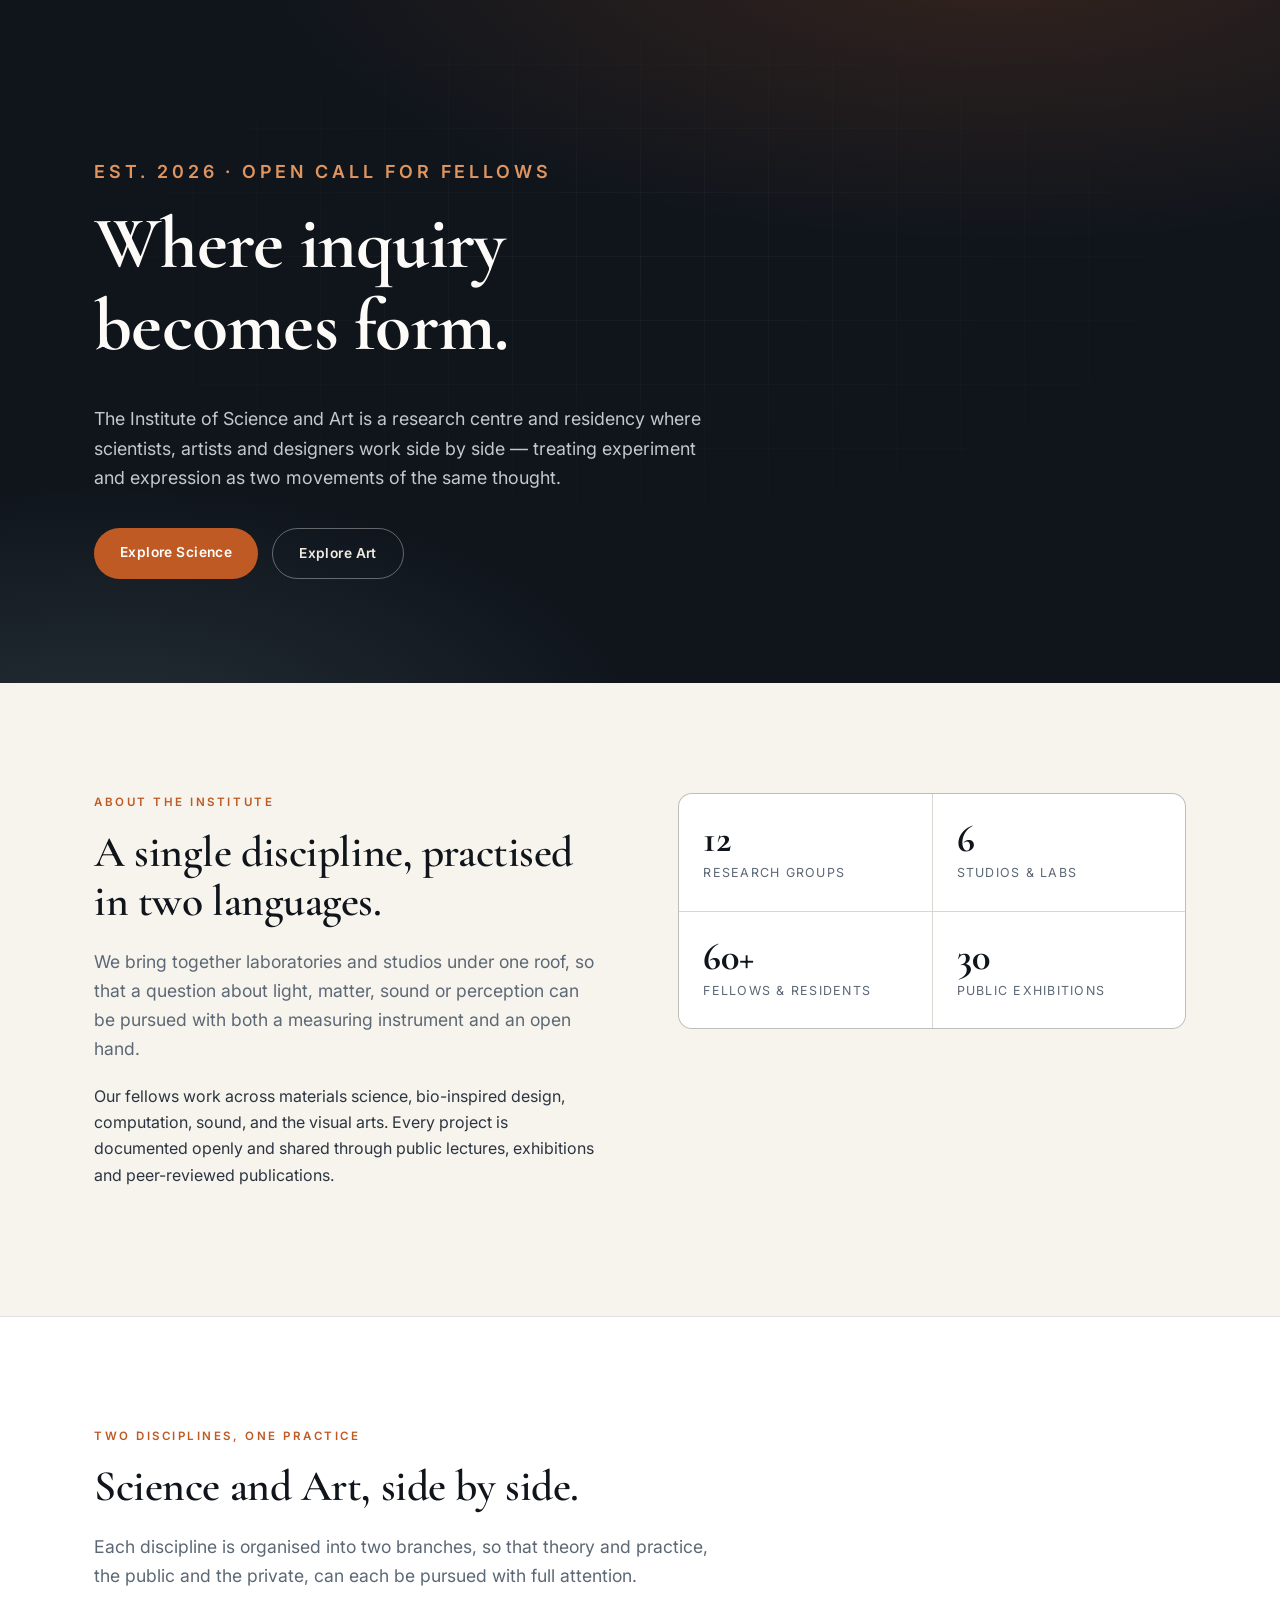
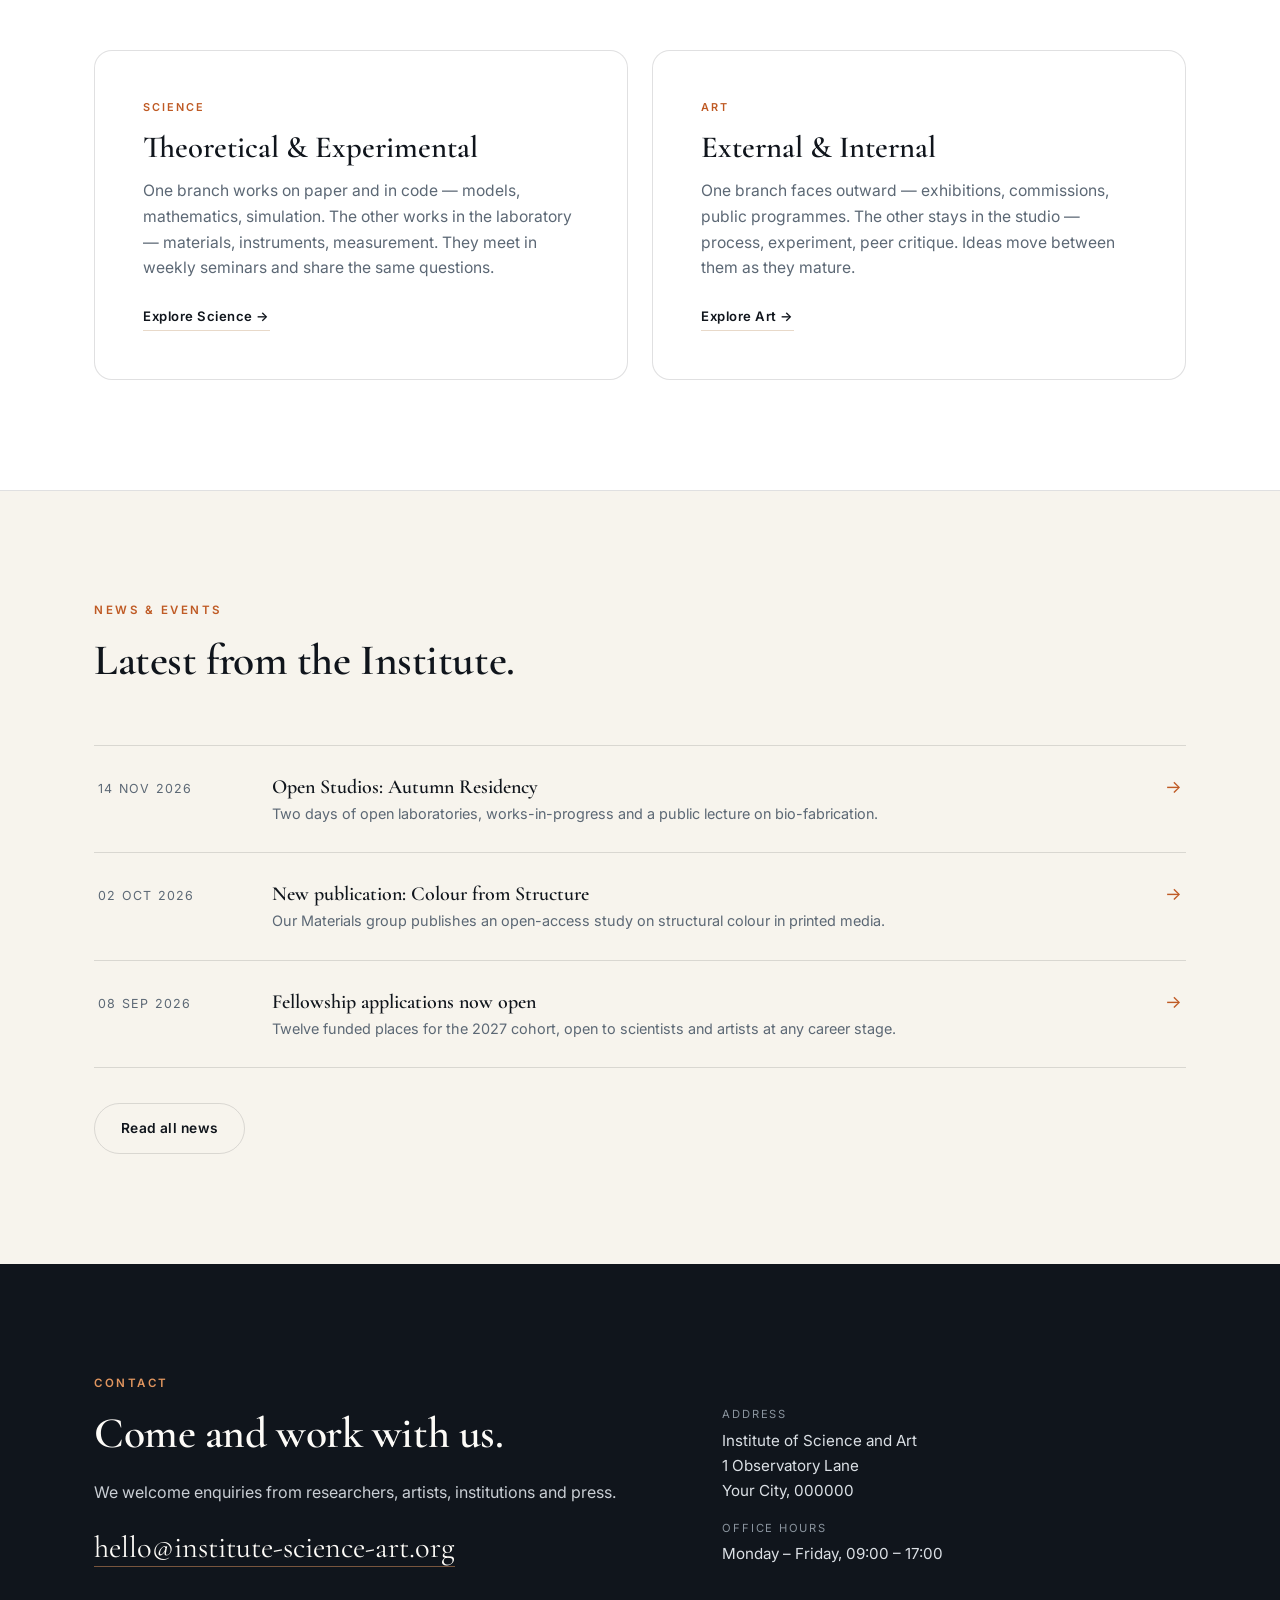
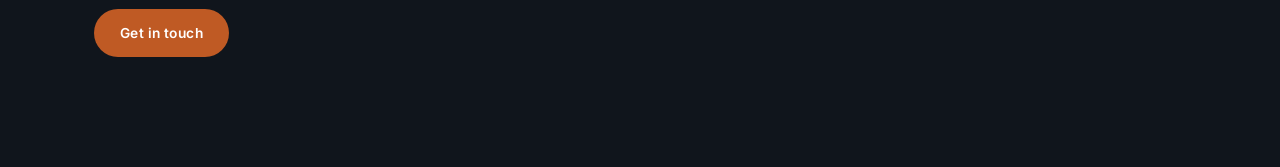
<file: index.html>
<!-- index.html -->
<!DOCTYPE html>
<html lang="en">
<head>
<meta charset="UTF-8">
<meta name="viewport" content="width=device-width, initial-scale=1.0">
<title>Institute of Science and Art</title>
<meta name="description" content="The Institute of Science and Art is a research centre and residency where scientific inquiry and artistic practice are pursued as one discipline.">
<meta name="theme-color" content="#10151c">
<link rel="preconnect" href="https://fonts.googleapis.com">
<link rel="preconnect" href="https://fonts.gstatic.com" crossorigin>
<link href="https://fonts.googleapis.com/css2?family=Cormorant+Garamond:wght@400;600;700&family=Inter:wght@300;400;500;600&display=swap" rel="stylesheet">
<link rel="stylesheet" href="style.css">
</head>
<body>

<div id="site-header"></div>

<div class="hero">
  <div class="wrap">
    <p class="eyebrow">Est. 2026 &middot; Open call for fellows</p>
    <h1>Where inquiry becomes form.</h1>
    <p>
      The Institute of Science and Art is a research centre and residency where
      scientists, artists and designers work side by side — treating experiment and
      expression as two movements of the same thought.
    </p>
    <div class="btns">
      <a class="btn btn-primary" href="science.html">Explore Science</a>
      <a class="btn btn-ghost" href="art.html">Explore Art</a>
    </div>
  </div>
</div>

<section id="about">
  <div class="wrap split">
    <div class="reveal">
      <p class="eyebrow">About the Institute</p>
      <h2>A single discipline, practised in two languages.</h2>
      <p class="lede">
        We bring together laboratories and studios under one roof, so that a question
        about light, matter, sound or perception can be pursued with both a
        measuring instrument and an open hand.
      </p>
      <p>
        Our fellows work across materials science, bio-inspired design, computation,
        sound, and the visual arts. Every project is documented openly and shared
        through public lectures, exhibitions and peer-reviewed publications.
      </p>
    </div>
    <div class="stats reveal">
      <div class="stat"><b>12</b><span>Research groups</span></div>
      <div class="stat"><b>6</b><span>Studios &amp; labs</span></div>
      <div class="stat"><b>60+</b><span>Fellows &amp; residents</span></div>
      <div class="stat"><b>30</b><span>Public exhibitions</span></div>
    </div>
  </div>
</section>

<section class="section-alt">
  <div class="wrap">
    <div class="section-head reveal">
      <p class="eyebrow">Two disciplines, one practice</p>
      <h2>Science and Art, side by side.</h2>
      <p class="lede">Each discipline is organised into two branches, so that theory and practice, the public and the private, can each be pursued with full attention.</p>
    </div>

    <div class="grid-2">
      <a class="path-card reveal" href="science.html">
        <span class="tag">Science</span>
        <h3>Theoretical &amp; Experimental</h3>
        <p>
          One branch works on paper and in code — models, mathematics, simulation.
          The other works in the laboratory — materials, instruments, measurement.
          They meet in weekly seminars and share the same questions.
        </p>
        <span class="more">Explore Science →</span>
      </a>

      <a class="path-card reveal" href="art.html">
        <span class="tag">Art</span>
        <h3>External &amp; Internal</h3>
        <p>
          One branch faces outward — exhibitions, commissions, public programmes.
          The other stays in the studio — process, experiment, peer critique. Ideas
          move between them as they mature.
        </p>
        <span class="more">Explore Art →</span>
      </a>
    </div>
  </div>
</section>

<section>
  <div class="wrap">
    <div class="section-head reveal">
      <p class="eyebrow">News &amp; Events</p>
      <h2>Latest from the Institute.</h2>
    </div>
    <ul class="news-list reveal">
      <li>
        <a href="news.html">
          <time datetime="2026-11-14">14 Nov 2026</time>
          <span>
            <strong>Open Studios: Autumn Residency</strong>
            <em>Two days of open laboratories, works-in-progress and a public lecture on bio-fabrication.</em>
          </span>
          <span class="arrow" aria-hidden="true">→</span>
        </a>
      </li>
      <li>
        <a href="news.html">
          <time datetime="2026-10-02">02 Oct 2026</time>
          <span>
            <strong>New publication: Colour from Structure</strong>
            <em>Our Materials group publishes an open-access study on structural colour in printed media.</em>
          </span>
          <span class="arrow" aria-hidden="true">→</span>
        </a>
      </li>
      <li>
        <a href="news.html">
          <time datetime="2026-09-08">08 Sep 2026</time>
          <span>
            <strong>Fellowship applications now open</strong>
            <em>Twelve funded places for the 2027 cohort, open to scientists and artists at any career stage.</em>
          </span>
          <span class="arrow" aria-hidden="true">→</span>
        </a>
      </li>
    </ul>
    <div class="btns">
      <a class="btn btn-dark" href="news.html">Read all news</a>
    </div>
  </div>
</section>

<section class="contact">
  <div class="wrap contact-grid">
    <div class="reveal">
      <p class="eyebrow">Contact</p>
      <h2>Come and work with us.</h2>
      <p>We welcome enquiries from researchers, artists, institutions and press.</p>
      <p><a class="mail" href="mailto:hello@institute-science-art.org">hello@institute-science-art.org</a></p>
      <div class="btns">
        <a class="btn btn-primary" href="contact.html">Get in touch</a>
      </div>
    </div>
    <dl class="info reveal">
      <dt>Address</dt>
      <dd>Institute of Science and Art<br>1 Observatory Lane<br>Your City, 000000</dd>
      <dt>Office hours</dt>
      <dd>Monday – Friday, 09:00 – 17:00</dd>
    </dl>
  </div>
</section>

<div id="site-footer"></div>

<script src="components.js"></script>
</body>
</html>
</file>
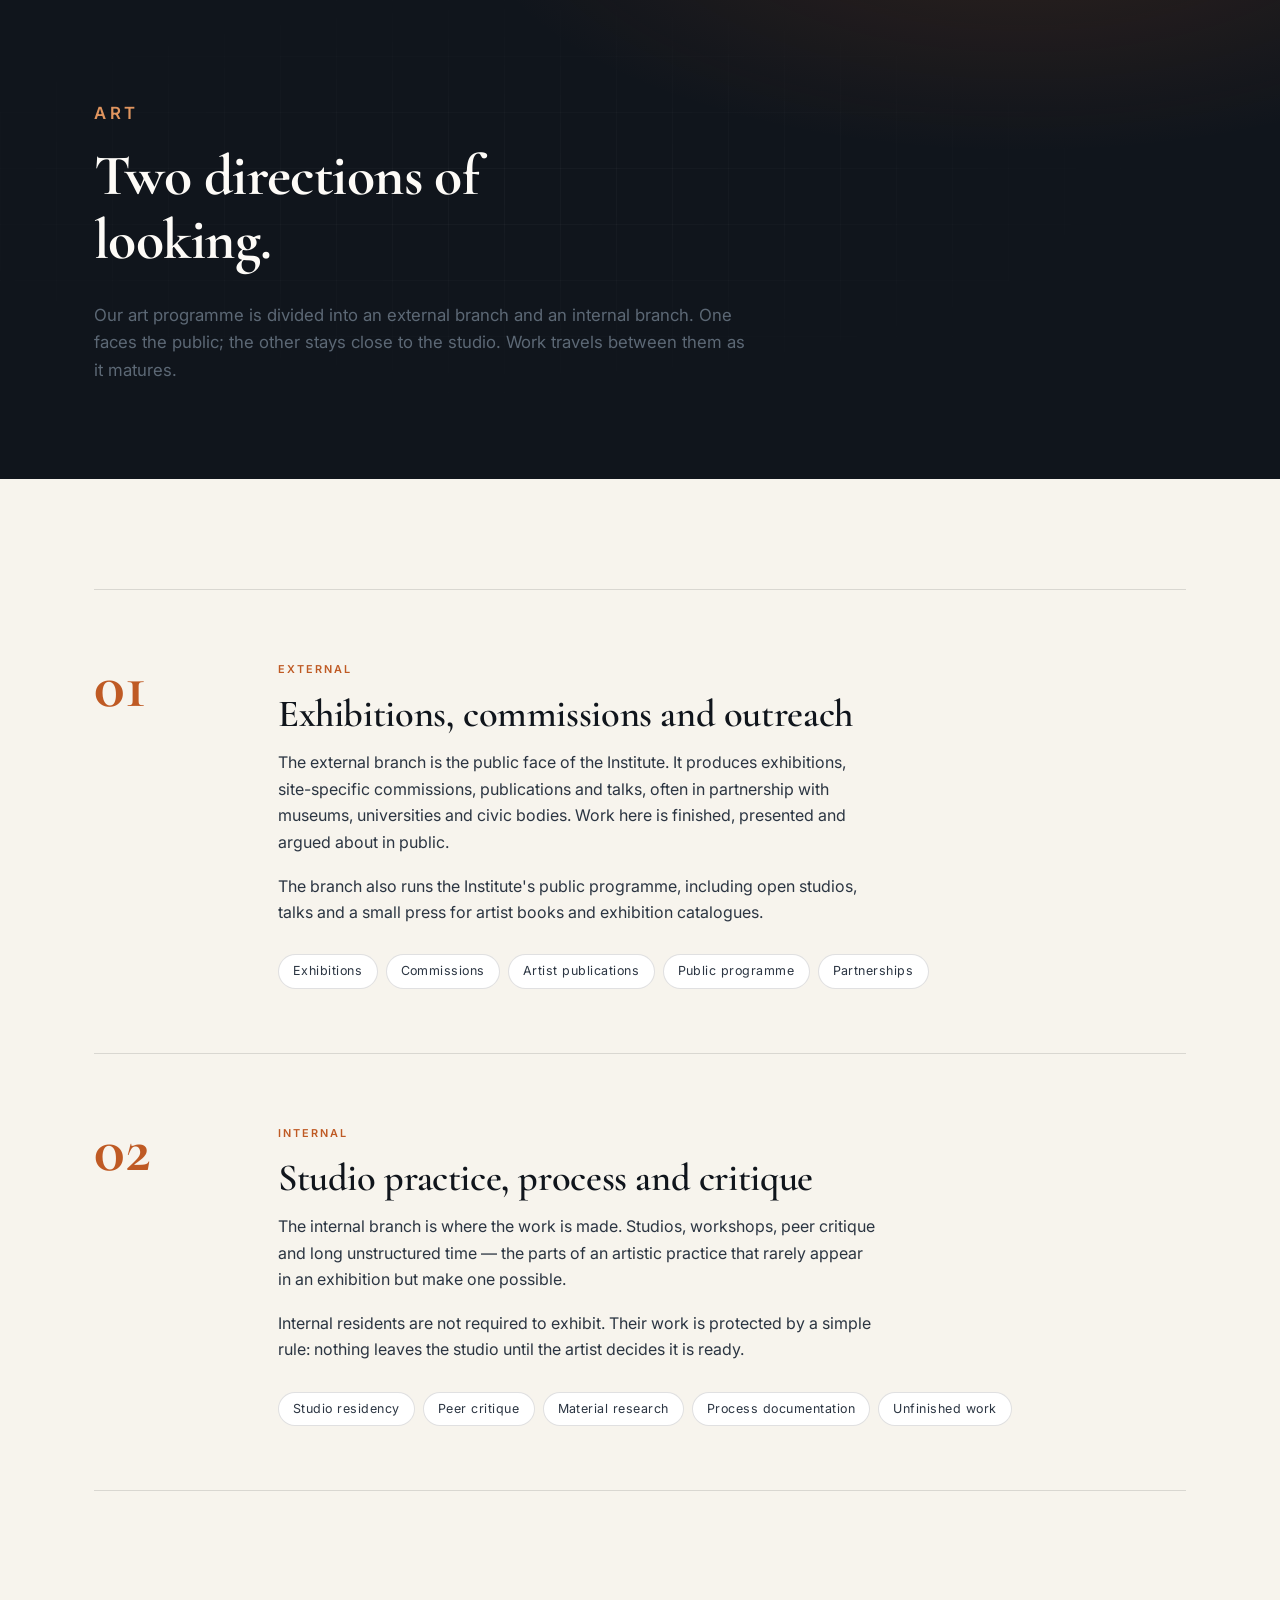
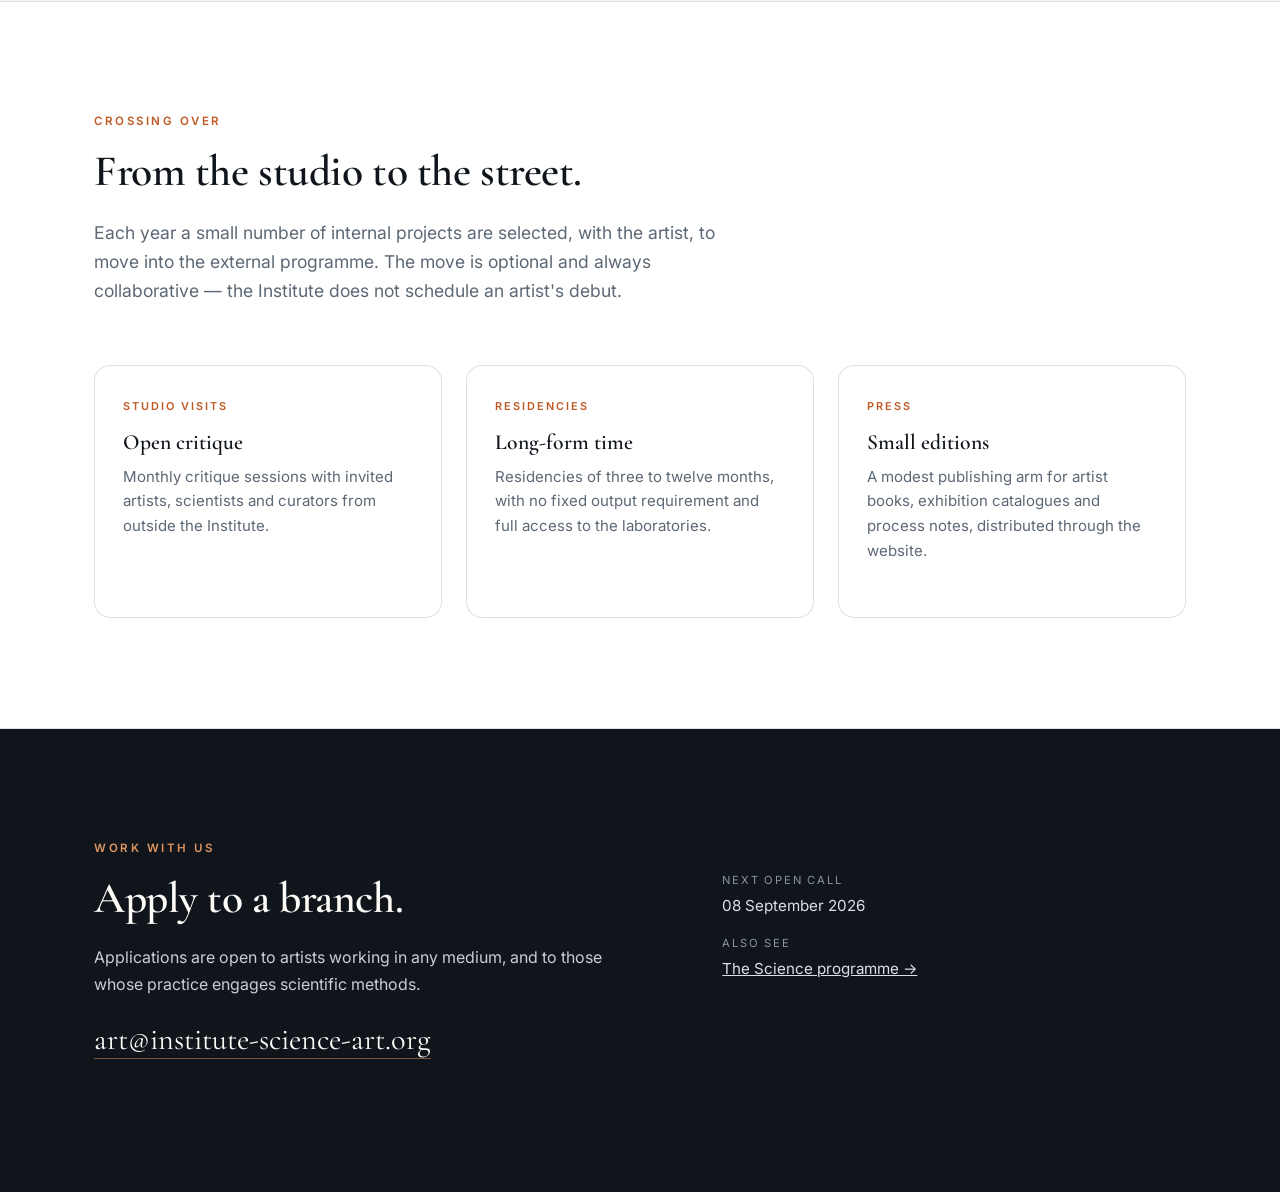
<file: art.html>
<!-- art.html -->
<!DOCTYPE html>
<html lang="en">
<head>
<meta charset="UTF-8">
<meta name="viewport" content="width=device-width, initial-scale=1.0">
<title>Art — Institute of Science and Art</title>
<meta name="description" content="The Institute's art programme, organised into two branches: external and internal.">
<meta name="theme-color" content="#10151c">
<link rel="preconnect" href="https://fonts.googleapis.com">
<link rel="preconnect" href="https://fonts.gstatic.com" crossorigin>
<link href="https://fonts.googleapis.com/css2?family=Cormorant+Garamond:wght@400;600;700&family=Inter:wght@300;400;500;600&display=swap" rel="stylesheet">
<link rel="stylesheet" href="style.css">
</head>
<body>

<div id="site-header"></div>

<div class="page-hero">
  <div class="wrap">
    <p class="eyebrow">Art</p>
    <h1>Two directions of looking.</h1>
    <p class="lede">
      Our art programme is divided into an external branch and an internal branch.
      One faces the public; the other stays close to the studio. Work travels between
      them as it matures.
    </p>
  </div>
</div>

<section>
  <div class="wrap">
    <article class="branch reveal">
      <span class="branch-no">01</span>
      <div class="branch-body">
        <span class="tag">External</span>
        <h2>Exhibitions, commissions and outreach</h2>
        <p>
          The external branch is the public face of the Institute. It produces
          exhibitions, site-specific commissions, publications and talks, often in
          partnership with museums, universities and civic bodies. Work here is
          finished, presented and argued about in public.
        </p>
        <p>
          The branch also runs the Institute's public programme, including open
          studios, talks and a small press for artist books and exhibition catalogues.
        </p>
        <ul class="focus-list">
          <li>Exhibitions</li>
          <li>Commissions</li>
          <li>Artist publications</li>
          <li>Public programme</li>
          <li>Partnerships</li>
        </ul>
      </div>
    </article>

    <article class="branch reveal">
      <span class="branch-no">02</span>
      <div class="branch-body">
        <span class="tag">Internal</span>
        <h2>Studio practice, process and critique</h2>
        <p>
          The internal branch is where the work is made. Studios, workshops, peer
          critique and long unstructured time — the parts of an artistic practice
          that rarely appear in an exhibition but make one possible.
        </p>
        <p>
          Internal residents are not required to exhibit. Their work is protected by
          a simple rule: nothing leaves the studio until the artist decides it is ready.
        </p>
        <ul class="focus-list">
          <li>Studio residency</li>
          <li>Peer critique</li>
          <li>Material research</li>
          <li>Process documentation</li>
          <li>Unfinished work</li>
        </ul>
      </div>
    </article>
  </div>
</section>

<section class="section-alt">
  <div class="wrap">
    <div class="section-head reveal">
      <p class="eyebrow">Crossing over</p>
      <h2>From the studio to the street.</h2>
      <p class="lede">
        Each year a small number of internal projects are selected, with the artist,
        to move into the external programme. The move is optional and always
        collaborative — the Institute does not schedule an artist's debut.
      </p>
    </div>
    <div class="grid-3">
      <article class="card reveal">
        <span class="tag">Studio visits</span>
        <h3>Open critique</h3>
        <p>Monthly critique sessions with invited artists, scientists and curators from outside the Institute.</p>
      </article>
      <article class="card reveal">
        <span class="tag">Residencies</span>
        <h3>Long-form time</h3>
        <p>Residencies of three to twelve months, with no fixed output requirement and full access to the laboratories.</p>
      </article>
      <article class="card reveal">
        <span class="tag">Press</span>
        <h3>Small editions</h3>
        <p>A modest publishing arm for artist books, exhibition catalogues and process notes, distributed through the website.</p>
      </article>
    </div>
  </div>
</section>

<section class="contact">
  <div class="wrap contact-grid">
    <div class="reveal">
      <p class="eyebrow">Work with us</p>
      <h2>Apply to a branch.</h2>
      <p>Applications are open to artists working in any medium, and to those whose practice engages scientific methods.</p>
      <p><a class="mail" href="mailto:art@institute-science-art.org">art@institute-science-art.org</a></p>
    </div>
    <dl class="info reveal">
      <dt>Next open call</dt>
      <dd>08 September 2026</dd>
      <dt>Also see</dt>
      <dd><a href="science.html">The Science programme →</a></dd>
    </dl>
  </div>
</section>

<div id="site-footer"></div>

<script src="components.js"></script>
</body>
</html>
</file>
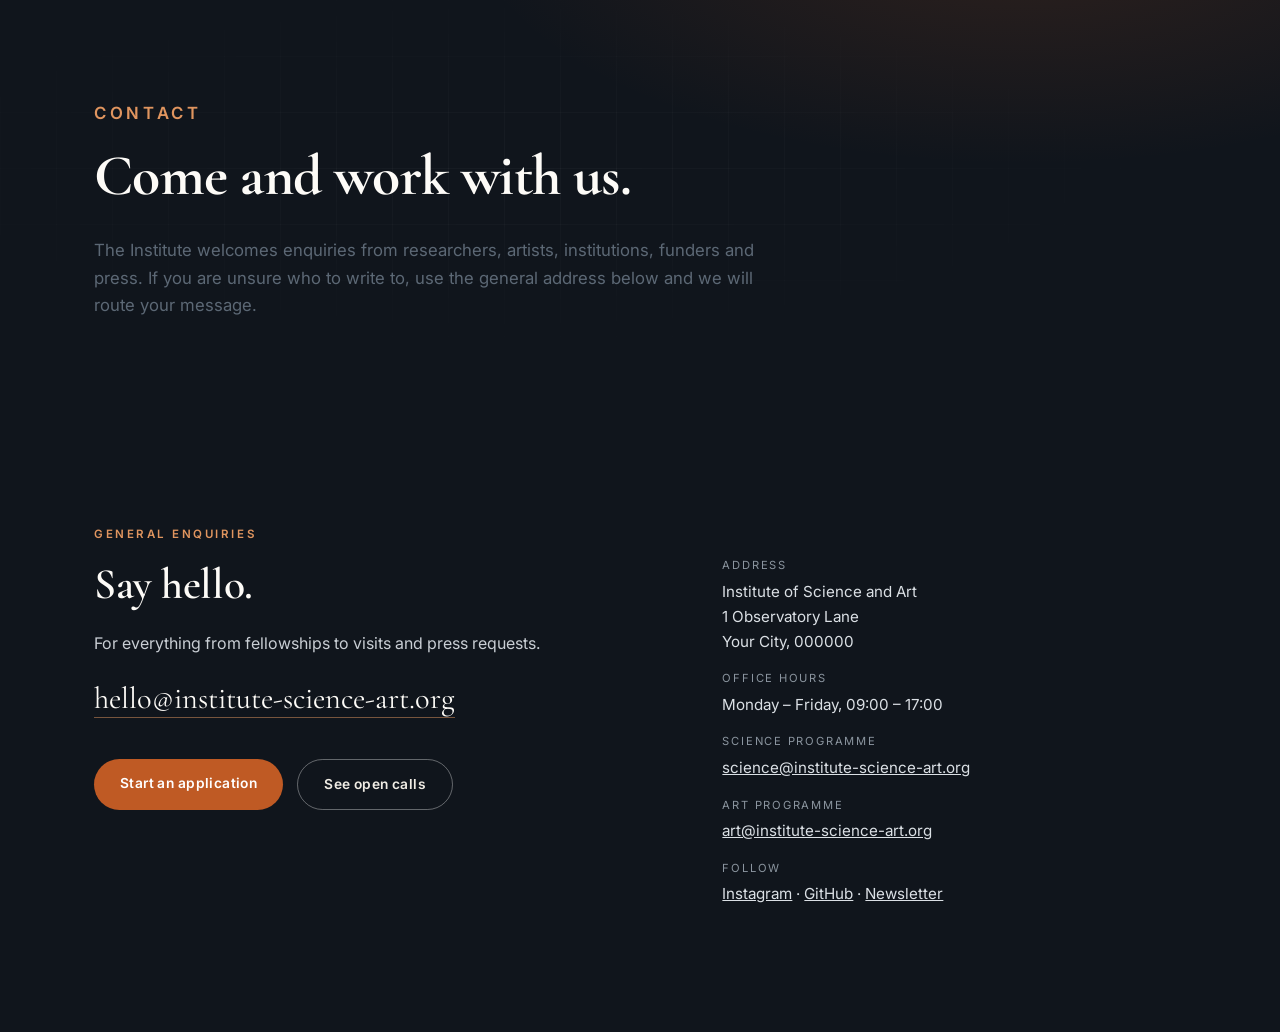
<file: contact.html>
<!-- contact.html -->
<!DOCTYPE html>
<html lang="en">
<head>
<meta charset="UTF-8">
<meta name="viewport" content="width=device-width, initial-scale=1.0">
<title>Contact — Institute of Science and Art</title>
<meta name="description" content="Contact the Institute of Science and Art.">
<meta name="theme-color" content="#10151c">
<link rel="preconnect" href="https://fonts.googleapis.com">
<link rel="preconnect" href="https://fonts.gstatic.com" crossorigin>
<link href="https://fonts.googleapis.com/css2?family=Cormorant+Garamond:wght@400;600;700&family=Inter:wght@300;400;500;600&display=swap" rel="stylesheet">
<link rel="stylesheet" href="style.css">
</head>
<body>

<div id="site-header"></div>

<div class="page-hero">
  <div class="wrap">
    <p class="eyebrow">Contact</p>
    <h1>Come and work with us.</h1>
    <p class="lede">
      The Institute welcomes enquiries from researchers, artists, institutions,
      funders and press. If you are unsure who to write to, use the general address
      below and we will route your message.
    </p>
  </div>
</div>

<section class="contact">
  <div class="wrap contact-grid">
    <div class="reveal">
      <p class="eyebrow">General enquiries</p>
      <h2>Say hello.</h2>
      <p>For everything from fellowships to visits and press requests.</p>
      <p><a class="mail" href="mailto:hello@institute-science-art.org">hello@institute-science-art.org</a></p>
      <div class="btns">
        <a class="btn btn-primary" href="mailto:hello@institute-science-art.org?subject=Fellowship%20application">Start an application</a>
        <a class="btn btn-ghost" href="news.html">See open calls</a>
      </div>
    </div>

    <dl class="info reveal">
      <dt>Address</dt>
      <dd>Institute of Science and Art<br>1 Observatory Lane<br>Your City, 000000</dd>

      <dt>Office hours</dt>
      <dd>Monday – Friday, 09:00 – 17:00</dd>

      <dt>Science programme</dt>
      <dd><a href="mailto:science@institute-science-art.org">science@institute-science-art.org</a></dd>

      <dt>Art programme</dt>
      <dd><a href="mailto:art@institute-science-art.org">art@institute-science-art.org</a></dd>

      <dt>Follow</dt>
      <dd><a href="#">Instagram</a> &middot; <a href="#">GitHub</a> &middot; <a href="#">Newsletter</a></dd>
    </dl>
  </div>
</section>

<div id="site-footer"></div>

<script src="components.js"></script>
</body>
</html>
</file>
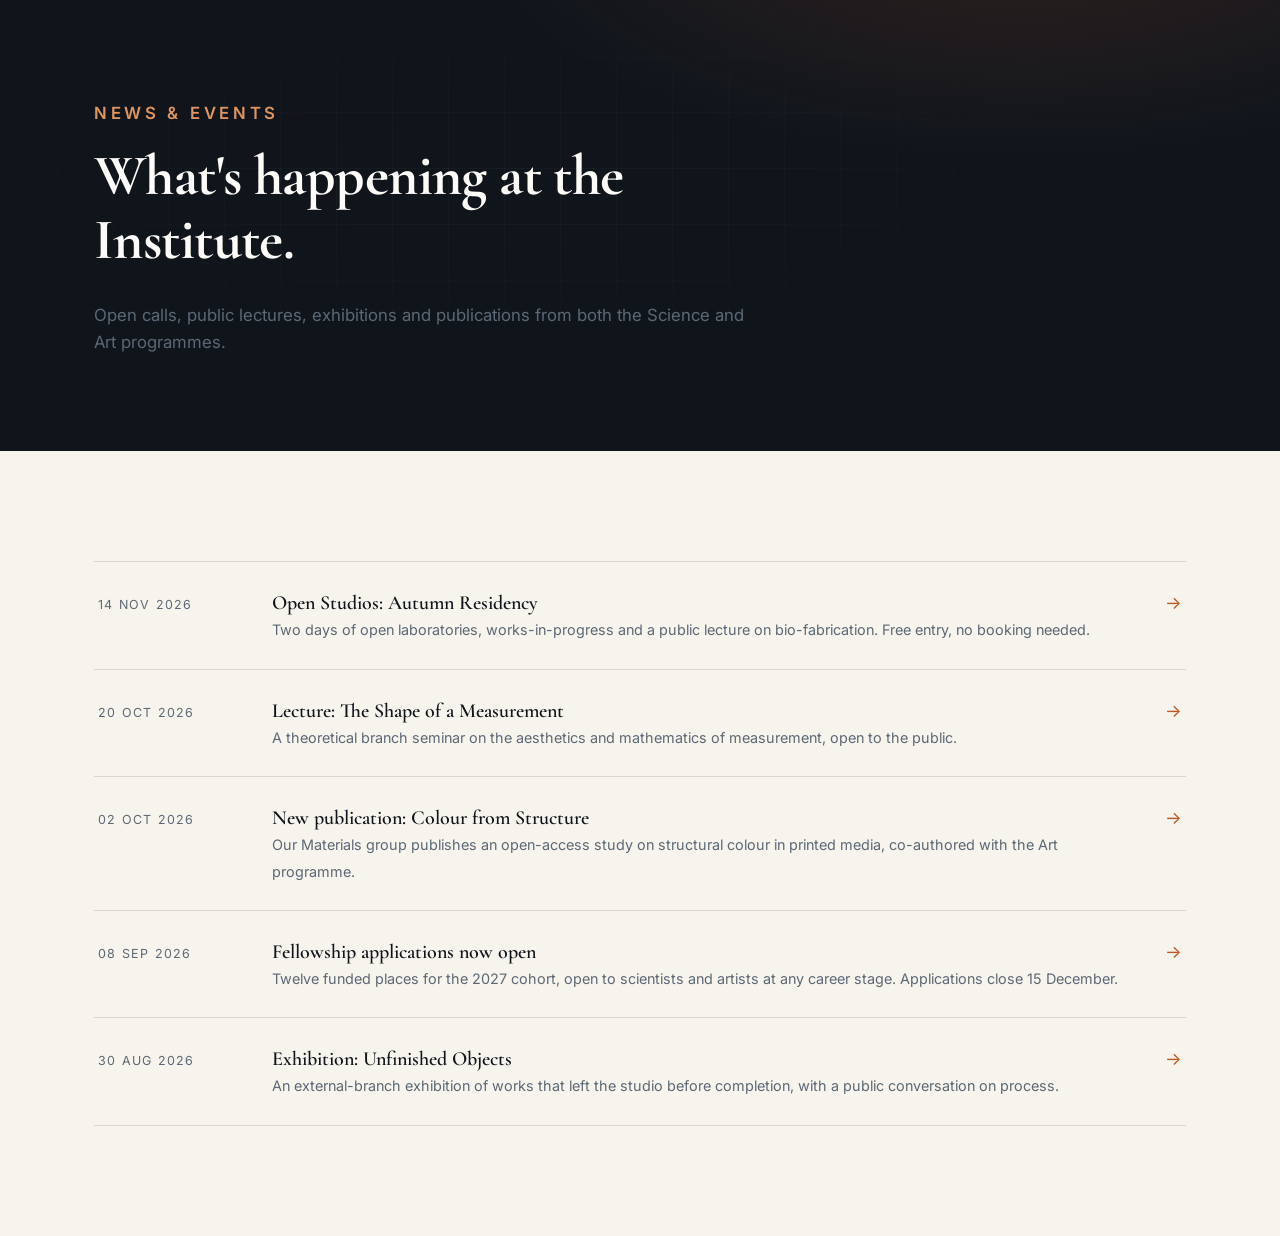
<file: news.html>
<!-- news.html -->
<!DOCTYPE html>
<html lang="en">
<head>
<meta charset="UTF-8">
<meta name="viewport" content="width=device-width, initial-scale=1.0">
<title>News — Institute of Science and Art</title>
<meta name="description" content="News, events and announcements from the Institute of Science and Art.">
<meta name="theme-color" content="#10151c">
<link rel="preconnect" href="https://fonts.googleapis.com">
<link rel="preconnect" href="https://fonts.gstatic.com" crossorigin>
<link href="https://fonts.googleapis.com/css2?family=Cormorant+Garamond:wght@400;600;700&family=Inter:wght@300;400;500;600&display=swap" rel="stylesheet">
<link rel="stylesheet" href="style.css">
</head>
<body>

<div id="site-header"></div>

<div class="page-hero">
  <div class="wrap">
    <p class="eyebrow">News &amp; Events</p>
    <h1>What's happening at the Institute.</h1>
    <p class="lede">Open calls, public lectures, exhibitions and publications from both the Science and Art programmes.</p>
  </div>
</div>

<section>
  <div class="wrap">
    <ul class="news-list reveal">
      <li>
        <a href="#">
          <time datetime="2026-11-14">14 Nov 2026</time>
          <span>
            <strong>Open Studios: Autumn Residency</strong>
            <em>Two days of open laboratories, works-in-progress and a public lecture on bio-fabrication. Free entry, no booking needed.</em>
          </span>
          <span class="arrow" aria-hidden="true">→</span>
        </a>
      </li>
      <li>
        <a href="#">
          <time datetime="2026-10-20">20 Oct 2026</time>
          <span>
            <strong>Lecture: The Shape of a Measurement</strong>
            <em>A theoretical branch seminar on the aesthetics and mathematics of measurement, open to the public.</em>
          </span>
          <span class="arrow" aria-hidden="true">→</span>
        </a>
      </li>
      <li>
        <a href="#">
          <time datetime="2026-10-02">02 Oct 2026</time>
          <span>
            <strong>New publication: Colour from Structure</strong>
            <em>Our Materials group publishes an open-access study on structural colour in printed media, co-authored with the Art programme.</em>
          </span>
          <span class="arrow" aria-hidden="true">→</span>
        </a>
      </li>
      <li>
        <a href="#">
          <time datetime="2026-09-08">08 Sep 2026</time>
          <span>
            <strong>Fellowship applications now open</strong>
            <em>Twelve funded places for the 2027 cohort, open to scientists and artists at any career stage. Applications close 15 December.</em>
          </span>
          <span class="arrow" aria-hidden="true">→</span>
        </a>
      </li>
      <li>
        <a href="#">
          <time datetime="2026-08-30">30 Aug 2026</time>
          <span>
            <strong>Exhibition: Unfinished Objects</strong>
            <em>An external-branch exhibition of works that left the studio before completion, with a public conversation on process.</em>
          </span>
          <span class="arrow" aria-hidden="true">→</span>
        </a>
      </li>
    </ul>
  </div>
</section>

<div id="site-footer"></div>

<script src="components.js"></script>
</body>
</html>
</file>
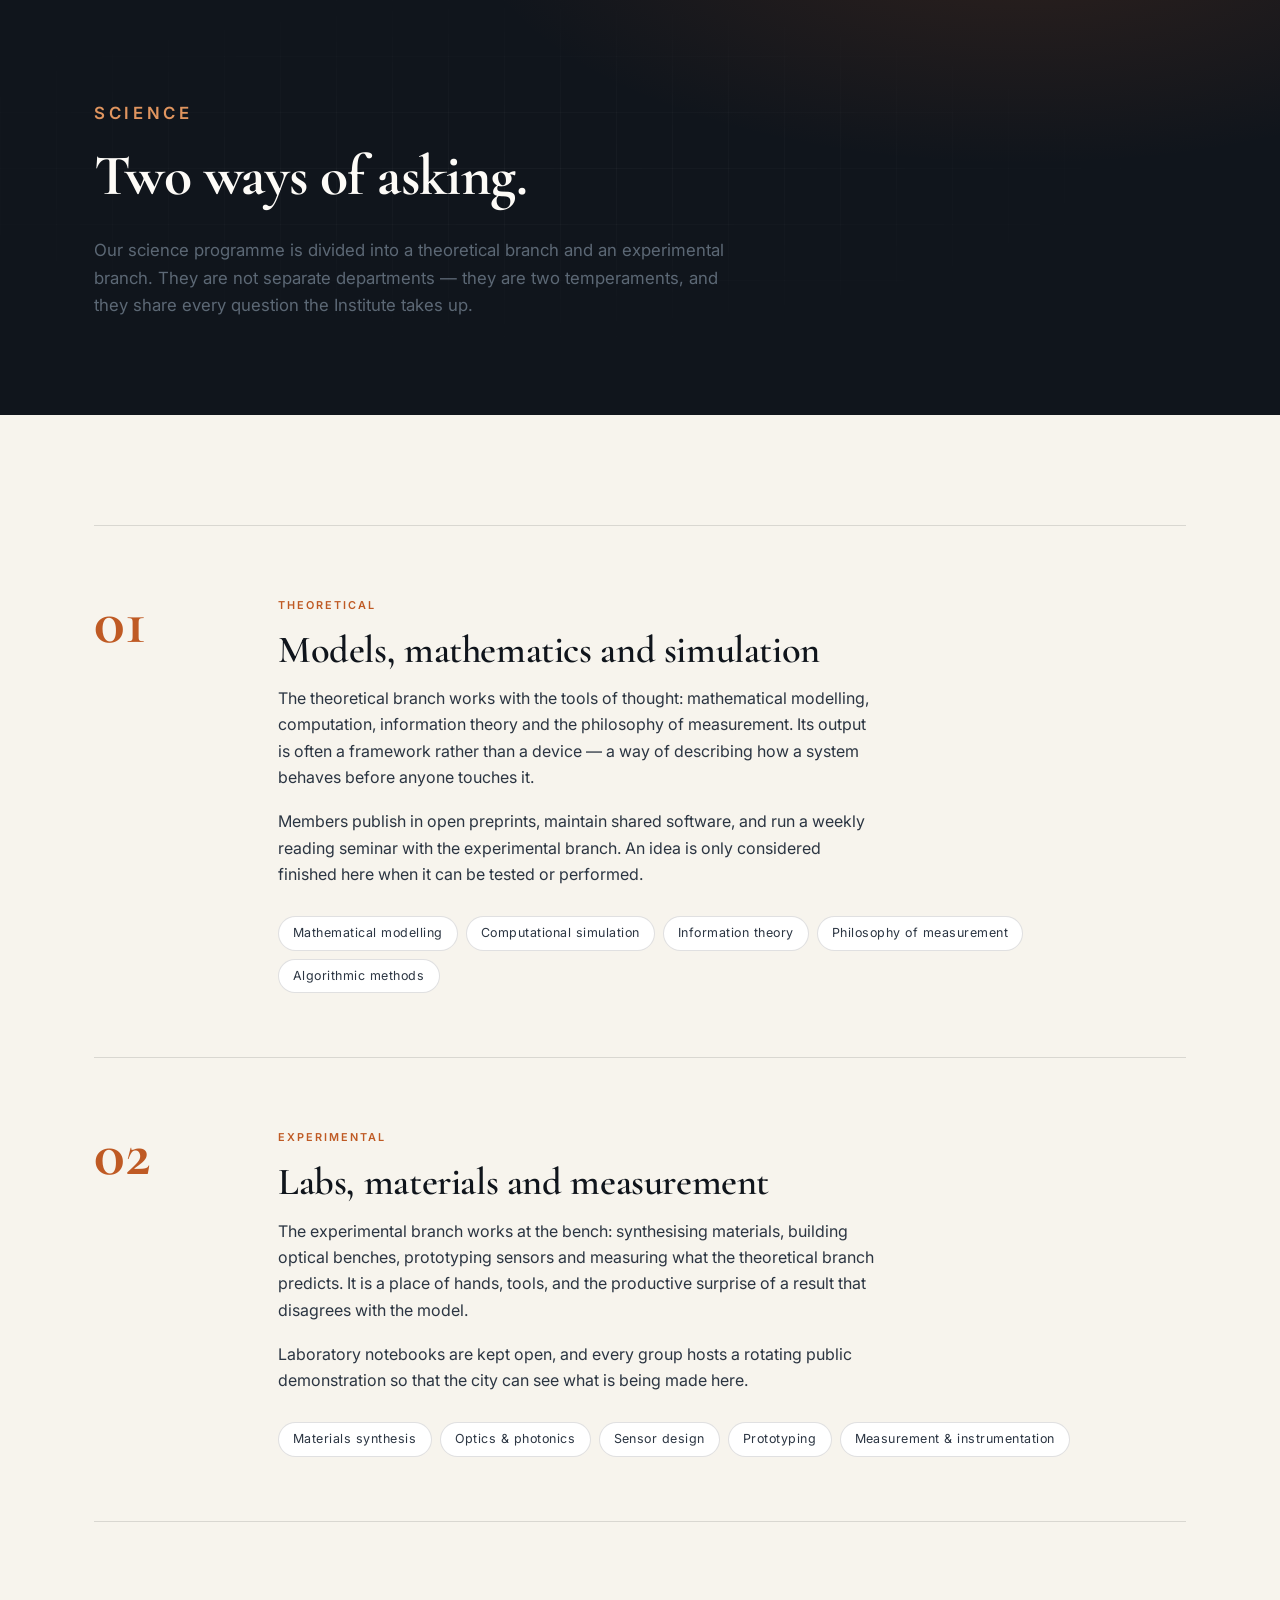
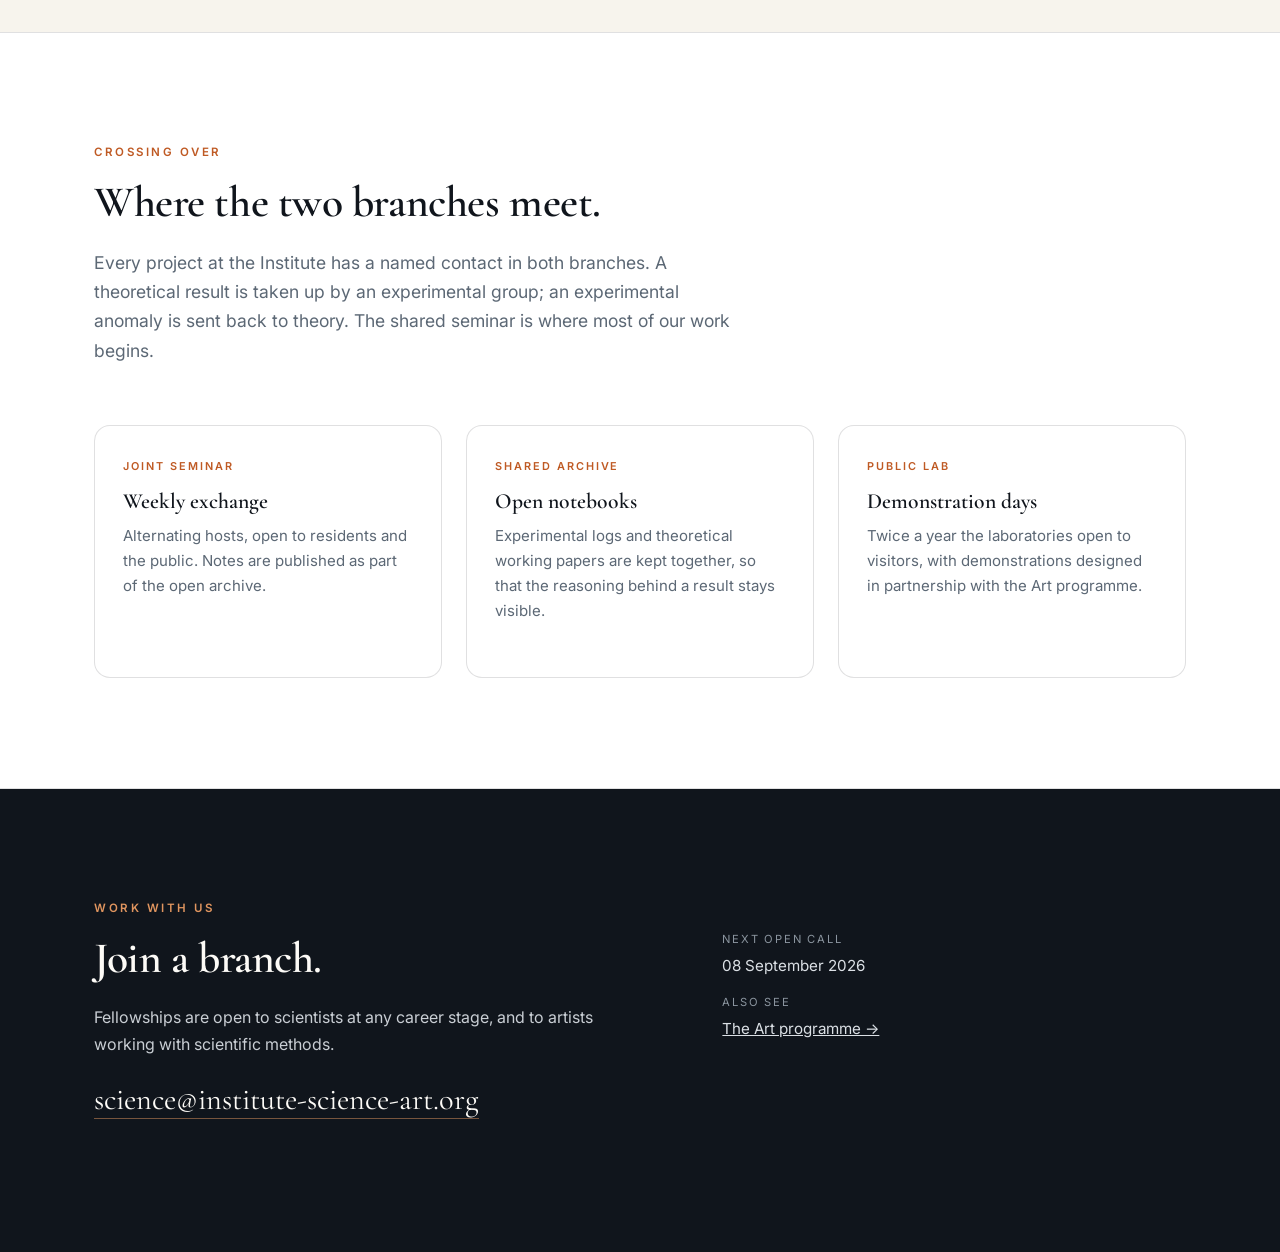
<file: science.html>
<!-- science.html -->
<!DOCTYPE html>
<html lang="en">
<head>
<meta charset="UTF-8">
<meta name="viewport" content="width=device-width, initial-scale=1.0">
<title>Science — Institute of Science and Art</title>
<meta name="description" content="The Institute's science programme, organised into two branches: theoretical and experimental.">
<meta name="theme-color" content="#10151c">
<link rel="preconnect" href="https://fonts.googleapis.com">
<link rel="preconnect" href="https://fonts.gstatic.com" crossorigin>
<link href="https://fonts.googleapis.com/css2?family=Cormorant+Garamond:wght@400;600;700&family=Inter:wght@300;400;500;600&display=swap" rel="stylesheet">
<link rel="stylesheet" href="style.css">
</head>
<body>

<div id="site-header"></div>

<div class="page-hero">
  <div class="wrap">
    <p class="eyebrow">Science</p>
    <h1>Two ways of asking.</h1>
    <p class="lede">
      Our science programme is divided into a theoretical branch and an experimental
      branch. They are not separate departments — they are two temperaments, and they
      share every question the Institute takes up.
    </p>
  </div>
</div>

<section>
  <div class="wrap">
    <article class="branch reveal">
      <span class="branch-no">01</span>
      <div class="branch-body">
        <span class="tag">Theoretical</span>
        <h2>Models, mathematics and simulation</h2>
        <p>
          The theoretical branch works with the tools of thought: mathematical
          modelling, computation, information theory and the philosophy of
          measurement. Its output is often a framework rather than a device — a way
          of describing how a system behaves before anyone touches it.
        </p>
        <p>
          Members publish in open preprints, maintain shared software, and run a
          weekly reading seminar with the experimental branch. An idea is only
          considered finished here when it can be tested or performed.
        </p>
        <ul class="focus-list">
          <li>Mathematical modelling</li>
          <li>Computational simulation</li>
          <li>Information theory</li>
          <li>Philosophy of measurement</li>
          <li>Algorithmic methods</li>
        </ul>
      </div>
    </article>

    <article class="branch reveal">
      <span class="branch-no">02</span>
      <div class="branch-body">
        <span class="tag">Experimental</span>
        <h2>Labs, materials and measurement</h2>
        <p>
          The experimental branch works at the bench: synthesising materials,
          building optical benches, prototyping sensors and measuring what the
          theoretical branch predicts. It is a place of hands, tools, and the
          productive surprise of a result that disagrees with the model.
        </p>
        <p>
          Laboratory notebooks are kept open, and every group hosts a rotating
          public demonstration so that the city can see what is being made here.
        </p>
        <ul class="focus-list">
          <li>Materials synthesis</li>
          <li>Optics &amp; photonics</li>
          <li>Sensor design</li>
          <li>Prototyping</li>
          <li>Measurement &amp; instrumentation</li>
        </ul>
      </div>
    </article>
  </div>
</section>

<section class="section-alt">
  <div class="wrap">
    <div class="section-head reveal">
      <p class="eyebrow">Crossing over</p>
      <h2>Where the two branches meet.</h2>
      <p class="lede">
        Every project at the Institute has a named contact in both branches. A
        theoretical result is taken up by an experimental group; an experimental
        anomaly is sent back to theory. The shared seminar is where most of our work
        begins.
      </p>
    </div>
    <div class="grid-3">
      <article class="card reveal">
        <span class="tag">Joint seminar</span>
        <h3>Weekly exchange</h3>
        <p>Alternating hosts, open to residents and the public. Notes are published as part of the open archive.</p>
      </article>
      <article class="card reveal">
        <span class="tag">Shared archive</span>
        <h3>Open notebooks</h3>
        <p>Experimental logs and theoretical working papers are kept together, so that the reasoning behind a result stays visible.</p>
      </article>
      <article class="card reveal">
        <span class="tag">Public lab</span>
        <h3>Demonstration days</h3>
        <p>Twice a year the laboratories open to visitors, with demonstrations designed in partnership with the Art programme.</p>
      </article>
    </div>
  </div>
</section>

<section class="contact">
  <div class="wrap contact-grid">
    <div class="reveal">
      <p class="eyebrow">Work with us</p>
      <h2>Join a branch.</h2>
      <p>Fellowships are open to scientists at any career stage, and to artists working with scientific methods.</p>
      <p><a class="mail" href="mailto:science@institute-science-art.org">science@institute-science-art.org</a></p>
    </div>
    <dl class="info reveal">
      <dt>Next open call</dt>
      <dd>08 September 2026</dd>
      <dt>Also see</dt>
      <dd><a href="art.html">The Art programme →</a></dd>
    </dl>
  </div>
</section>

<div id="site-footer"></div>

<script src="components.js"></script>
</body>
</html>
</file>
<file: style.css>
/* style.css */
:root{
  --ink:#10151c;
  --ink-soft:#2b3542;
  --muted:#5c6875;
  --paper:#f7f4ed;
  --paper-2:#ffffff;
  --accent:#bf5a24;
  --accent-soft:#e8d9c9;
  --line:rgba(16,21,28,.13);
  --max:1140px;
  --serif:"Cormorant Garamond", Georgia, "Times New Roman", serif;
  --sans:"Inter", -apple-system, BlinkMacSystemFont, "Segoe UI", Roboto, Helvetica, Arial, sans-serif;
}

*{box-sizing:border-box}
html{scroll-behavior:smooth}
body{margin:0;font-family:var(--sans);font-weight:400;color:var(--ink-soft);background:var(--paper);line-height:1.65;-webkit-font-smoothing:antialiased}
img{max-width:100%;display:block}
a{color:inherit}

h1,h2,h3{font-family:var(--serif);font-weight:600;color:var(--ink);line-height:1.12;letter-spacing:-.01em;margin:0 0 .5em}
h1{font-size:clamp(2.6rem,6vw,4.6rem);font-weight:700}
h2{font-size:clamp(1.9rem,3.4vw,2.9rem)}
h3{font-size:1.35rem;letter-spacing:0}
p{margin:0 0 1.1em}

.wrap{max-width:var(--max);margin:0 auto;padding:0 24px}
.eyebrow{font-size:.72rem;letter-spacing:.22em;text-transform:uppercase;font-weight:600;color:var(--accent);margin:0 0 1rem}
.lede{font-size:1.1rem;color:var(--muted);max-width:62ch}
.tag{font-size:.68rem;letter-spacing:.18em;text-transform:uppercase;font-weight:600;color:var(--accent);display:inline-block;margin-bottom:14px}

.btns{display:flex;flex-wrap:wrap;gap:14px;margin-top:2.2em}
.btn{display:inline-block;text-decoration:none;font-size:.86rem;font-weight:600;letter-spacing:.03em;padding:13px 26px;border-radius:100px;transition:transform .18s ease, background .18s ease, color .18s ease}
.btn-primary{background:var(--accent);color:#fff}
.btn-primary:hover{background:#a94d1c;transform:translateY(-2px)}
.btn-ghost{border:1px solid rgba(255,255,255,.35);color:#f0ece4}
.btn-ghost:hover{background:rgba(255,255,255,.09);transform:translateY(-2px)}
.btn-dark{border:1px solid var(--line);color:var(--ink)}
.btn-dark:hover{background:var(--ink);color:#fff;border-color:var(--ink)}

/* ---------- Shared header (injected) ---------- */
#site-header{position:sticky;top:0;z-index:50}
header.site{background:rgba(247,244,237,.9);backdrop-filter:blur(12px);border-bottom:1px solid var(--line)}
.nav-bar{display:flex;align-items:center;justify-content:space-between;gap:24px;padding:12px 0}

.brand{display:flex;align-items:center;gap:14px;text-decoration:none}
.brand-logo{
  width:46px;height:46px;flex:0 0 46px;
  object-fit:cover;border-radius:50%;
  border:1px solid var(--line);background:#fff;
}
.brand-text{font-family:var(--serif);font-size:1.05rem;font-weight:600;color:var(--ink);line-height:1.15}
.brand-text small{display:block;font-family:var(--sans);font-size:.62rem;font-weight:500;letter-spacing:.16em;text-transform:uppercase;color:var(--muted)}

nav ul{display:flex;gap:28px;list-style:none;margin:0;padding:0}
nav a{text-decoration:none;font-size:.86rem;font-weight:500;color:var(--ink-soft);padding:6px 0;position:relative}
nav a::after{content:"";position:absolute;left:0;bottom:0;height:1.5px;width:0;background:var(--accent);transition:width .25s ease}
nav a:hover::after,nav a:focus-visible::after,nav a[aria-current="page"]::after{width:100%}
nav a[aria-current="page"]{color:var(--ink);font-weight:600}

.menu-btn{display:none;background:none;border:1px solid var(--line);border-radius:8px;padding:8px 11px;cursor:pointer;color:var(--ink)}
.menu-btn span{display:block;width:20px;height:1.6px;background:currentColor;margin:4px 0}

/* ---------- Hero (home) ---------- */
.hero{background:radial-gradient(1200px 500px at 78% -10%, rgba(191,90,36,.22), transparent 62%),radial-gradient(900px 420px at 8% 108%, rgba(126,163,168,.18), transparent 60%),var(--ink);color:#e9e5dc;padding:clamp(76px,11vw,132px) 0 clamp(64px,9vw,104px);position:relative;overflow:hidden}
.hero::after{content:"";position:absolute;inset:0;pointer-events:none;background-image:linear-gradient(rgba(255,255,255,.035) 1px,transparent 1px),linear-gradient(90deg,rgba(255,255,255,.035) 1px,transparent 1px);background-size:64px 64px;mask-image:radial-gradient(70% 60% at 50% 40%, #000, transparent 78%)}
.hero .wrap{position:relative;z-index:1}
.hero h1{color:#fdfbf7;max-width:16ch}
.hero p{color:#c3c8ce;font-size:1.12rem;max-width:56ch;margin-top:1.4em}
.hero .eyebrow{color:#e0955f}

/* ---------- Page hero ---------- */
.page-hero{background:radial-gradient(900px 400px at 80% -20%, rgba(191,90,36,.18), transparent 62%),var(--ink);color:#c9ced4;padding:clamp(56px,9vw,100px) 0 clamp(48px,7vw,76px);position:relative;overflow:hidden}
.page-hero::after{content:"";position:absolute;inset:0;pointer-events:none;background-image:linear-gradient(rgba(255,255,255,.03) 1px,transparent 1px),linear-gradient(90deg,rgba(255,255,255,.03) 1px,transparent 1px);background-size:56px 56px;mask-image:radial-gradient(70% 60% at 40% 40%, #000, transparent 78%)}
.page-hero .wrap{position:relative;z-index:1}
.page-hero h1{color:#fdfbf7;font-size:clamp(2.2rem,5vw,3.6rem);max-width:20ch}
.page-hero .eyebrow{color:#e0955f}
.page-hero p{max-width:60ch;font-size:1.05rem}

/* ---------- Sections ---------- */
section{padding:clamp(64px,9vw,110px) 0}
.section-head{max-width:64ch;margin-bottom:clamp(36px,5vw,60px)}
.section-alt{background:var(--paper-2);border-top:1px solid var(--line);border-bottom:1px solid var(--line)}

.split{display:grid;grid-template-columns:1fr 1fr;gap:clamp(32px,6vw,80px);align-items:start}
.stats{display:grid;grid-template-columns:repeat(2,1fr);gap:1px;background:var(--line);border:1px solid var(--line);border-radius:14px;overflow:hidden}
.stat{background:var(--paper-2);padding:26px 24px}
.stat b{display:block;font-family:var(--serif);font-size:2.4rem;font-weight:700;color:var(--ink);line-height:1}
.stat span{font-size:.78rem;letter-spacing:.1em;text-transform:uppercase;color:var(--muted)}

.grid-2{display:grid;grid-template-columns:1fr 1fr;gap:24px}
.grid-3{display:grid;grid-template-columns:repeat(3,1fr);gap:24px}

.card{background:var(--paper-2);border:1px solid var(--line);border-radius:16px;padding:32px 28px;display:flex;flex-direction:column;transition:transform .22s ease, box-shadow .22s ease, border-color .22s ease}
.card:hover{transform:translateY(-4px);box-shadow:0 18px 40px -24px rgba(16,21,28,.35);border-color:rgba(191,90,36,.35)}
.card h3{margin-bottom:.5em}
.card p{font-size:.94rem;color:var(--muted);margin-bottom:1.4em}
.more{margin-top:auto;font-size:.82rem;font-weight:600;letter-spacing:.04em;text-decoration:none;color:var(--ink);border-bottom:1px solid var(--accent-soft);padding-bottom:2px;align-self:flex-start}
.more:hover{color:var(--accent)}

.path-card{display:flex;flex-direction:column;padding:clamp(32px,5vw,48px);border-radius:18px;text-decoration:none;background:var(--paper-2);border:1px solid var(--line);transition:transform .22s ease, box-shadow .22s ease, border-color .22s ease;min-height:280px}
.path-card:hover{transform:translateY(-4px);box-shadow:0 24px 50px -28px rgba(16,21,28,.4);border-color:rgba(191,90,36,.4)}
.path-card h3{font-size:clamp(1.5rem,2.4vw,2rem);margin-bottom:.4em}
.path-card p{color:var(--muted);font-size:.98rem;margin-bottom:1.6em}
.path-card .more{margin-top:auto}

.branch{display:grid;grid-template-columns:120px 1fr;gap:clamp(24px,5vw,64px);padding:clamp(36px,6vw,64px) 0;border-top:1px solid var(--line)}
.branch:last-child{border-bottom:1px solid var(--line)}
.branch-no{font-family:var(--serif);font-size:clamp(2.4rem,5vw,4rem);font-weight:700;color:var(--accent);line-height:1}
.branch-body h2{font-size:clamp(1.8rem,3vw,2.4rem);margin-bottom:.35em}
.branch-body p{max-width:60ch}
.focus-list{list-style:none;padding:0;margin:1.8em 0 0;display:flex;flex-wrap:wrap;gap:8px}
.focus-list li{font-size:.78rem;letter-spacing:.04em;padding:6px 14px;border:1px solid var(--line);border-radius:100px;color:var(--ink-soft);background:var(--paper-2)}

.news-list{list-style:none;margin:0;padding:0;border-top:1px solid var(--line)}
.news-list li{border-bottom:1px solid var(--line)}
.news-list a{display:grid;grid-template-columns:150px 1fr 30px;gap:24px;align-items:baseline;padding:26px 4px;text-decoration:none;transition:padding-left .22s ease}
.news-list a:hover{padding-left:14px}
.news-list time{font-size:.78rem;letter-spacing:.1em;text-transform:uppercase;color:var(--muted)}
.news-list strong{font-family:var(--serif);font-size:1.25rem;font-weight:600;color:var(--ink);display:block;line-height:1.3}
.news-list em{font-style:normal;font-size:.9rem;color:var(--muted)}
.news-list .arrow{color:var(--accent);font-size:1.1rem;justify-self:end;transition:transform .22s ease}
.news-list a:hover .arrow{transform:translateX(4px)}

.contact{background:var(--ink);color:#c9ced4}
.contact h2{color:#fdfbf7}
.contact .eyebrow{color:#e0955f}
.contact-grid{display:grid;grid-template-columns:1.2fr 1fr;gap:clamp(32px,6vw,72px)}
.contact a.mail{font-family:var(--serif);font-size:clamp(1.3rem,2.6vw,1.9rem);color:#fdfbf7;text-decoration:none;border-bottom:1px solid rgba(224,149,95,.5)}
.contact a.mail:hover{color:#e0955f}
.info dt{font-size:.7rem;letter-spacing:.16em;text-transform:uppercase;color:#8b959f;margin-top:1.4em}
.info dd{margin:.25em 0 0;color:#dbe0e5;font-size:.95rem}
.info dd a{color:#dbe0e5}
.info dd a:hover{color:#fff}

/* ---------- Shared footer (injected) ---------- */
footer.site{background:var(--ink);color:#8b959f;padding:26px 0 34px;font-size:.8rem;border-top:1px solid rgba(255,255,255,.1)}
footer .wrap{display:flex;justify-content:space-between;gap:16px;flex-wrap:wrap}
footer a{color:#b9c1c9;text-decoration:none}
footer a:hover{color:#fff}

/* ---------- Reveal ---------- */
.js .reveal{opacity:0;transform:translateY(18px)}
.js .reveal.in{opacity:1;transform:none;transition:opacity .7s ease, transform .7s ease}

/* ---------- Responsive ---------- */
@media (max-width:900px){
  .split,.contact-grid,.grid-2,.grid-3{grid-template-columns:1fr}
}
@media (max-width:760px){
  .menu-btn{display:block}
  nav{position:absolute;top:100%;left:0;right:0;background:var(--paper);border-bottom:1px solid var(--line);display:none;padding:12px 24px 20px}
  nav.open{display:block}
  nav ul{flex-direction:column;gap:0}
  nav li{border-bottom:1px solid var(--line)}
  nav a{display:block;padding:14px 0;font-size:.95rem}
  .news-list a{grid-template-columns:1fr;gap:6px}
  .news-list .arrow{display:none}
  .branch{grid-template-columns:1fr;gap:16px}
  .branch-no{font-size:2.6rem}
}
@media (prefers-reduced-motion:reduce){
  *{transition:none!important;animation:none!important}
  .js .reveal{opacity:1;transform:none}
}
</file>
